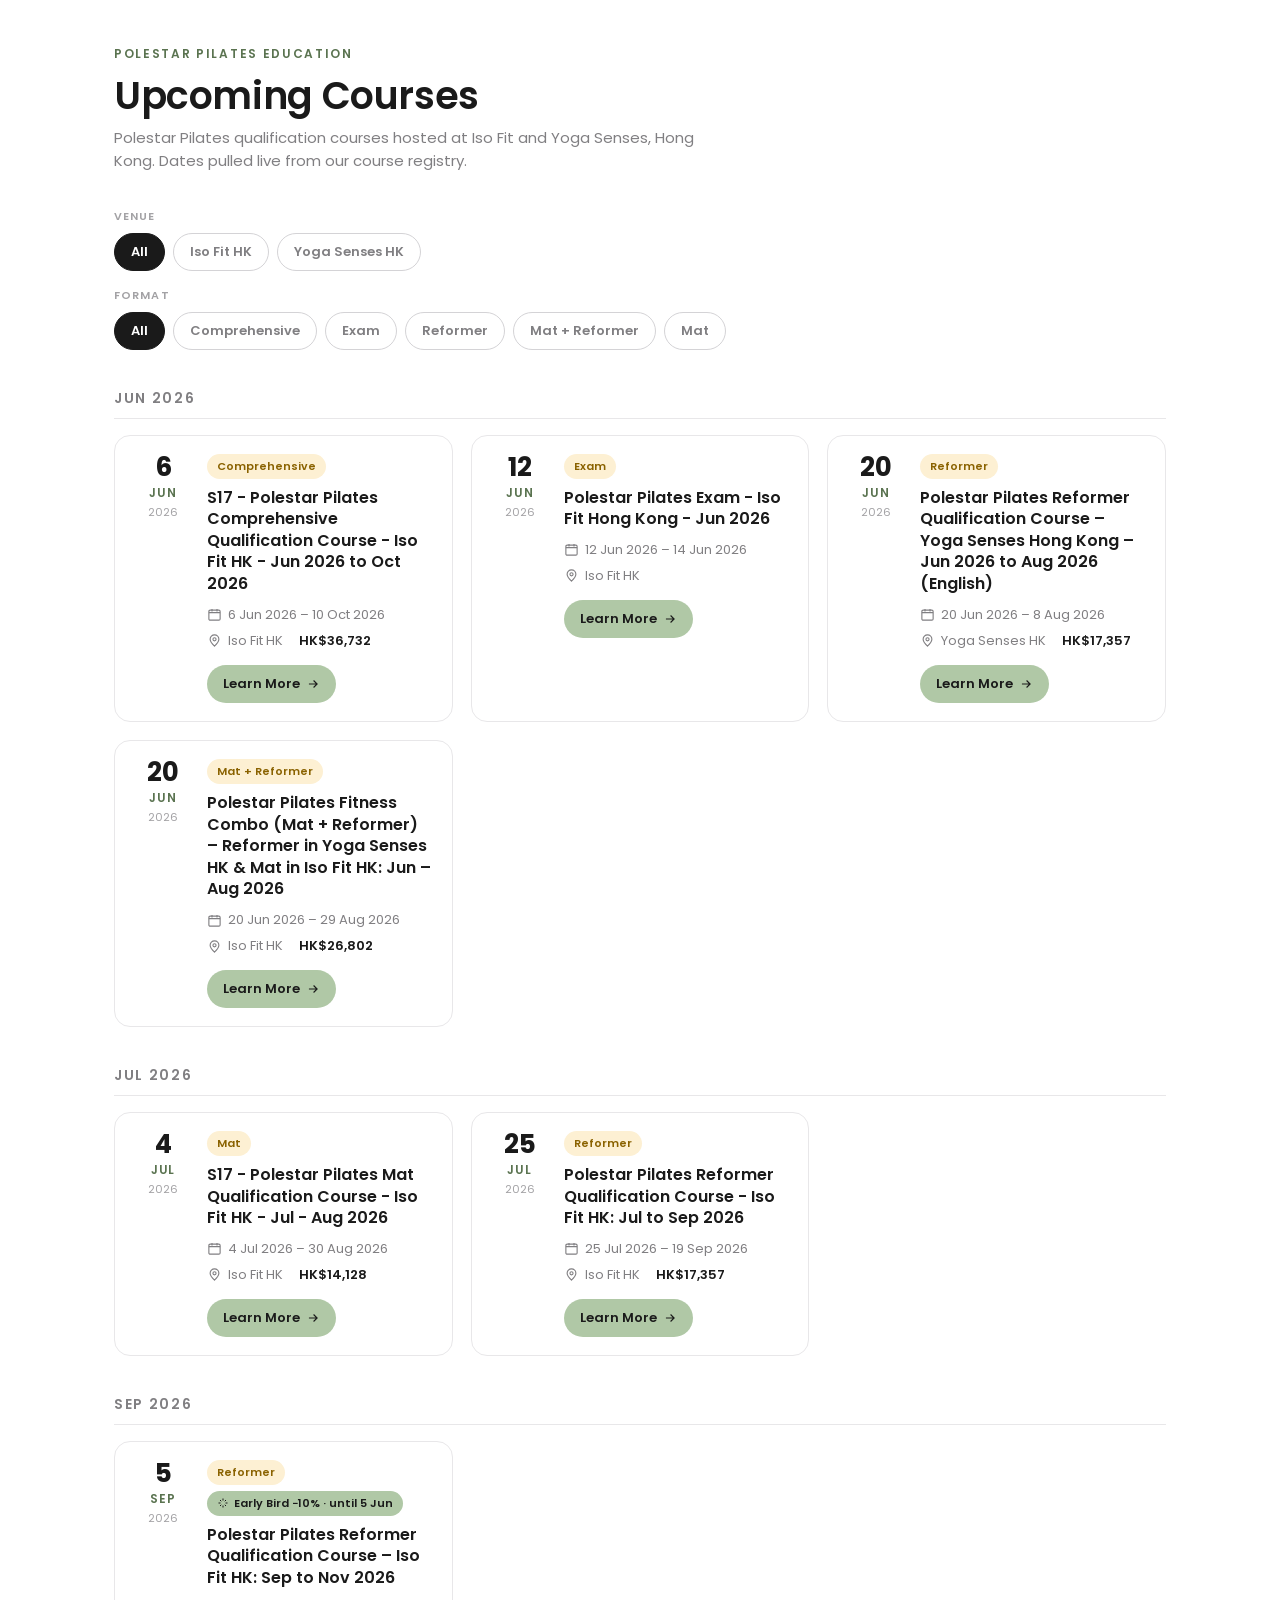
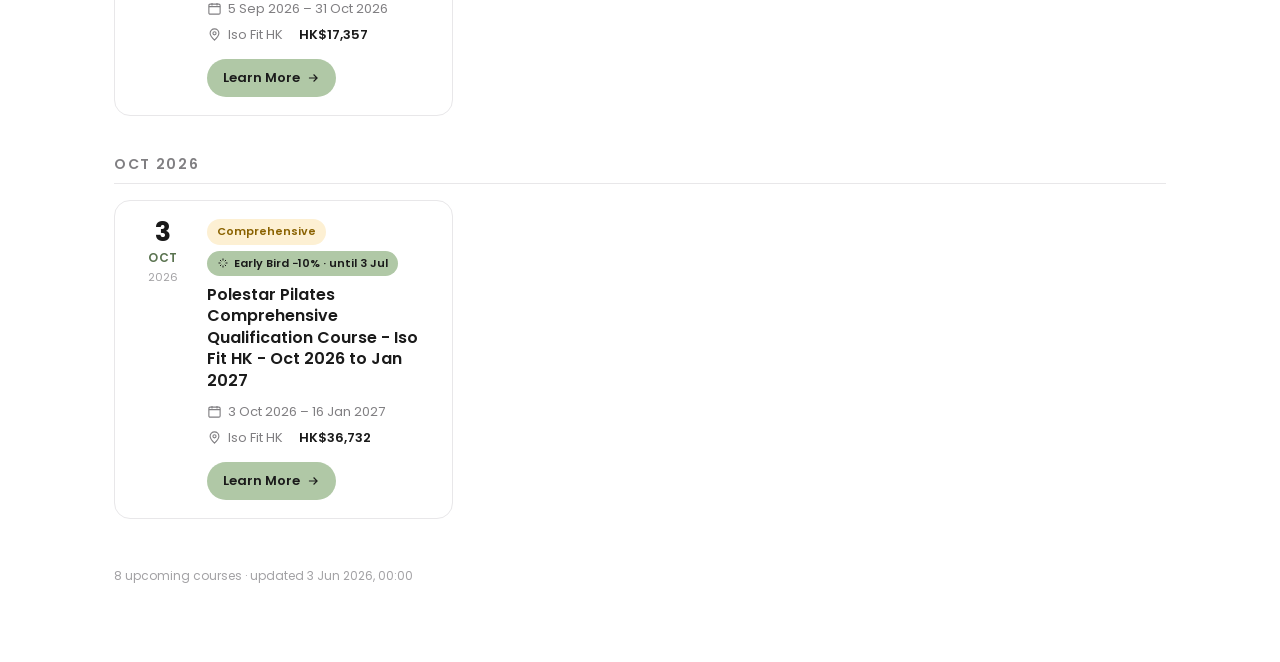
<file: courses/index.html>
<!DOCTYPE html>
<html lang="en">
<head>
<meta charset="utf-8" />
<meta name="viewport" content="width=device-width, initial-scale=1" />
<title>Polestar Courses — Iso Fit & Yoga Senses Hong Kong</title>
<link rel="stylesheet" href="assets/tokens.css" />
<style>
  /* ---- Widget shell: inherits Iso Fit tokens from tokens.css ---- */
  * { box-sizing: border-box; }
  html, body { margin: 0; }
  body {
    font-family: var(--font-sans, 'Poppins', system-ui, sans-serif);
    color: var(--fg-1, #1a1a1a);
    background: var(--bg-1, #fff);
    -webkit-font-smoothing: antialiased;
  }
  .wrap { max-width: 1100px; margin: 0 auto; padding: 40px 24px 64px; }

  .head { margin-bottom: 28px; }
  .eyebrow {
    font-size: 12px; font-weight: 600; letter-spacing: .14em; text-transform: uppercase;
    color: var(--accent-text, #5a7350);
  }
  .head h1 { font-size: clamp(26px, 4vw, 38px); line-height: 1.12; margin: 10px 0 8px; font-weight: 600; }
  .head p { margin: 0; color: var(--fg-2, #807f82); font-size: 15px; max-width: 620px; }

  /* ---- Filter chips ---- */
  .filters { display: flex; flex-wrap: wrap; gap: 8px; margin: 24px 0 8px; }
  .filters .label { width: 100%; font-size: 11px; font-weight: 600; letter-spacing: .1em;
    text-transform: uppercase; color: var(--fg-3, #a3a2a5); margin-top: 8px; }
  .chip {
    font-family: inherit; font-size: 13px; font-weight: 600; padding: 8px 16px;
    border-radius: 999px; cursor: pointer; border: 1.5px solid var(--border-strong, #d4d3d6);
    background: #fff; color: var(--fg-2, #807f82); transition: all .15s ease;
  }
  .chip:hover { border-color: var(--black, #1a1a1a); color: var(--fg-1, #1a1a1a); }
  .chip[aria-pressed="true"] { background: var(--black, #1a1a1a); border-color: var(--black, #1a1a1a); color: #fff; }

  /* ---- Month group ---- */
  .month { margin-top: 40px; }
  .month > h2 {
    font-size: 14px; font-weight: 600; letter-spacing: .12em; text-transform: uppercase;
    color: var(--fg-2, #807f82); margin: 0 0 16px; padding-bottom: 10px;
    border-bottom: 1px solid var(--border, #e8e7e9);
  }
  .grid { display: grid; grid-template-columns: repeat(auto-fill, minmax(320px, 1fr)); gap: 18px; }

  /* ---- Course card ---- */
  .card {
    display: flex; gap: 16px; background: #fff; border: 1px solid var(--border, #e8e7e9);
    border-radius: var(--radius-lg, 16px); padding: 18px 20px; transition: all .2s ease;
  }
  .card:hover { box-shadow: var(--shadow-lg, 0 12px 32px rgba(0,0,0,.1)); transform: translateY(-3px); }
  .card.is-cancelled { opacity: .55; }

  /* Date block */
  .date { flex: 0 0 56px; text-align: center; }
  .date .d { font-size: 26px; font-weight: 700; line-height: 1; color: var(--fg-1, #1a1a1a); }
  .date .m { font-size: 12px; font-weight: 600; letter-spacing: .08em; text-transform: uppercase; color: var(--accent-text, #5a7350); margin-top: 4px; }
  .date .yr { font-size: 11px; color: var(--fg-3, #a3a2a5); margin-top: 2px; }

  .body { flex: 1; min-width: 0; }
  .badges { display: flex; flex-wrap: wrap; gap: 6px; margin-bottom: 8px; }
  .badge {
    font-size: 11px; font-weight: 600; padding: 4px 10px; border-radius: 999px;
    background: var(--sage-100, #eaf1e6); color: var(--sage-700, #5a7350);
  }
  /* These are Polestar education courses -> Polestar Yellow accent (reserved use). */
  .badge.format { background: #fdf0d3; color: #8a6200; }
  .badge.cancel { background: #fbe2e2; color: #9a2a2a; }
  .badge.earlybird { background: var(--accent, #b0c8a6); color: var(--black, #1a1a1a); display: inline-flex; align-items: center; gap: 5px; }
  .badge.earlybird svg { width: 12px; height: 12px; stroke: currentColor; fill: none; stroke-width: 2; }

  .card h3 { font-size: 16px; line-height: 1.35; margin: 0 0 10px; font-weight: 600; }
  .meta { display: flex; flex-wrap: wrap; gap: 6px 16px; font-size: 13px; color: var(--fg-2, #807f82); }
  .meta span { display: inline-flex; align-items: center; gap: 6px; }
  .meta svg { width: 15px; height: 15px; stroke: var(--fg-2, #807f82); fill: none; stroke-width: 1.8; }
  .price { font-weight: 600; color: var(--fg-1, #1a1a1a); }

  .cta {
    margin-top: 14px; display: inline-flex; align-items: center; gap: 6px;
    font-family: inherit; font-size: 13px; font-weight: 600; text-decoration: none;
    color: var(--fg-1, #1a1a1a); background: var(--accent, #b0c8a6);
    padding: 9px 16px; border-radius: 999px; border: none; cursor: pointer; transition: all .15s ease;
  }
  .cta:hover { background: var(--accent-hover, #8aa67e); }
  .cta svg { width: 14px; height: 14px; stroke: currentColor; fill: none; stroke-width: 2; }

  .empty { padding: 48px 0; text-align: center; color: var(--fg-2, #807f82); }
  .foot { margin-top: 48px; font-size: 12px; color: var(--fg-3, #a3a2a5); }
  @media (max-width: 480px) { .wrap { padding: 28px 16px 48px; } .card { padding: 16px; } }
</style>
</head>
<body>
<div class="wrap">
  <header class="head">
    <span class="eyebrow">Polestar Pilates Education</span>
    <h1>Upcoming Courses</h1>
    <p>Polestar Pilates qualification courses hosted at Iso Fit and Yoga Senses, Hong Kong. Dates pulled live from our course registry.</p>
  </header>

  <div class="filters" id="filters"></div>
  <div id="list"></div>
  <p class="foot" id="foot"></p>
</div>

<script>
  // ----- Configuration -----
  const CTA_LABEL = "Learn More";   // links out to each course's PPA landing page

  const MONTHS = ["Jan","Feb","Mar","Apr","May","Jun","Jul","Aug","Sep","Oct","Nov","Dec"];
  const ICONS = {
    pin: '<svg viewBox="0 0 24 24"><path d="M12 21s-7-6.5-7-11a7 7 0 0114 0c0 4.5-7 11-7 11z"/><circle cx="12" cy="10" r="2.5"/></svg>',
    cal: '<svg viewBox="0 0 24 24"><rect x="3" y="5" width="18" height="16" rx="2"/><path d="M3 9h18M8 3v4M16 3v4"/></svg>',
    arrow: '<svg viewBox="0 0 24 24"><path d="M5 12h14M13 6l6 6-6 6"/></svg>',
    spark: '<svg viewBox="0 0 24 24"><path d="M12 3v4M12 17v4M3 12h4M17 12h4M6 6l2.5 2.5M15.5 15.5L18 18M18 6l-2.5 2.5M8.5 15.5L6 18"/></svg>',
  };

  const state = { venue: "All", format: "All", data: [] };

  function fmtDate(iso) {
    const d = new Date(iso);
    return { d: d.getDate(), m: MONTHS[d.getMonth()], yr: d.getFullYear(),
             long: `${d.getDate()} ${MONTHS[d.getMonth()]} ${d.getFullYear()}` };
  }
  function monthKey(iso) { const d = new Date(iso); return `${MONTHS[d.getMonth()]} ${d.getFullYear()}`; }

  function buildFilters() {
    const venues = ["All", ...new Set(state.data.map(c => c.venue))];
    const formats = ["All", ...new Set(state.data.map(c => c.format))];
    const el = document.getElementById("filters");
    el.innerHTML = "";
    const group = (label, key, vals) => {
      const lab = document.createElement("div"); lab.className = "label"; lab.textContent = label; el.appendChild(lab);
      vals.forEach(v => {
        const b = document.createElement("button");
        b.className = "chip"; b.textContent = v;
        b.setAttribute("aria-pressed", state[key] === v);
        b.onclick = () => { state[key] = v; render(); buildFilters(); };
        el.appendChild(b);
      });
    };
    group("Venue", "venue", venues);
    group("Format", "format", formats);
  }

  // Tell a parent page (the WordPress iframe embed) how tall we are, so it can
  // resize the iframe and avoid an inner scrollbar. Safe no-op when not embedded.
  function reportHeight() {
    const h = document.body.scrollHeight;
    if (window.parent !== window) window.parent.postMessage({ isofitCalHeight: h }, "*");
  }

  function render() {
    const list = document.getElementById("list");
    const shown = state.data.filter(c =>
      (state.venue === "All" || c.venue === state.venue) &&
      (state.format === "All" || c.format === state.format));

    if (!shown.length) { list.innerHTML = '<p class="empty">No upcoming courses match this filter.</p>'; return; }

    const groups = {};
    shown.forEach(c => { (groups[monthKey(c.start)] ||= []).push(c); });

    list.innerHTML = Object.entries(groups).map(([month, courses]) => `
      <section class="month">
        <h2>${month}</h2>
        <div class="grid">
          ${courses.map(card).join("")}
        </div>
      </section>`).join("");
    reportHeight();
  }

  function ebBadge(eb) {
    if (!eb) return "";
    const until = new Date(eb.until + "T00:00:00");
    const by = `${until.getDate()} ${MONTHS[until.getMonth()]}`;
    return `<span class="badge earlybird">${ICONS.spark} Early Bird −${eb.pct}% · until ${by}</span>`;
  }

  function card(c) {
    const s = fmtDate(c.start);
    const end = c.end ? fmtDate(c.end) : null;
    const range = end && end.long !== s.long ? `${s.long} – ${end.long}` : s.long;
    const href = c.cancelled ? null : c.url;
    return `
      <article class="card ${c.cancelled ? "is-cancelled" : ""}">
        <div class="date"><div class="d">${s.d}</div><div class="m">${s.m}</div><div class="yr">${s.yr}</div></div>
        <div class="body">
          <div class="badges">
            <span class="badge format">${c.format}</span>
            ${ebBadge(c.early_bird)}
            ${c.cancelled ? '<span class="badge cancel">Cancelled</span>' : ""}
          </div>
          <h3>${escapeHtml(c.title)}</h3>
          <div class="meta">
            <span>${ICONS.cal} ${range}</span>
            <span>${ICONS.pin} ${escapeHtml(c.venue)}</span>
            ${c.price ? `<span class="price">${c.price}</span>` : ""}
          </div>
          ${href ? `<a class="cta" href="${href}" target="_blank" rel="noopener">${CTA_LABEL} ${ICONS.arrow}</a>` : ""}
        </div>
      </article>`;
  }

  function escapeHtml(s) { return String(s ?? "").replace(/[&<>"']/g, m =>
    ({ "&": "&amp;", "<": "&lt;", ">": "&gt;", '"': "&quot;", "'": "&#39;" }[m])); }

  fetch("courses.json?_=" + Date.now())
    .then(r => r.json())
    .then(payload => {
      state.data = payload.courses || [];
      buildFilters();
      render();
      if (payload.generated_at) {
        const g = new Date(payload.generated_at);
        document.getElementById("foot").textContent =
          `${payload.count} upcoming course${payload.count === 1 ? "" : "s"} · updated ${g.toLocaleString("en-GB", { dateStyle: "medium", timeStyle: "short" })}`;
      }
    })
    .catch(() => { document.getElementById("list").innerHTML =
      '<p class="empty">Course schedule is temporarily unavailable. Please check back shortly.</p>'; reportHeight(); });

  window.addEventListener("resize", reportHeight);
  window.addEventListener("load", reportHeight);

  // Report per-course "Register" clicks to the parent page so it can fire a GA4 conversion event.
  document.addEventListener("click", function (e) {
    var a = e.target.closest && e.target.closest("a.cta");
    if (!a || window.parent === window) return;
    var card = a.closest(".card");
    var title = card && card.querySelector("h3") ? card.querySelector("h3").textContent.trim() : "";
    try { window.parent.postMessage({ isofitRegister: { url: a.href, title: title } }, "*"); } catch (err) {}
  }, true);
</script>
</body>
</html>
</file>
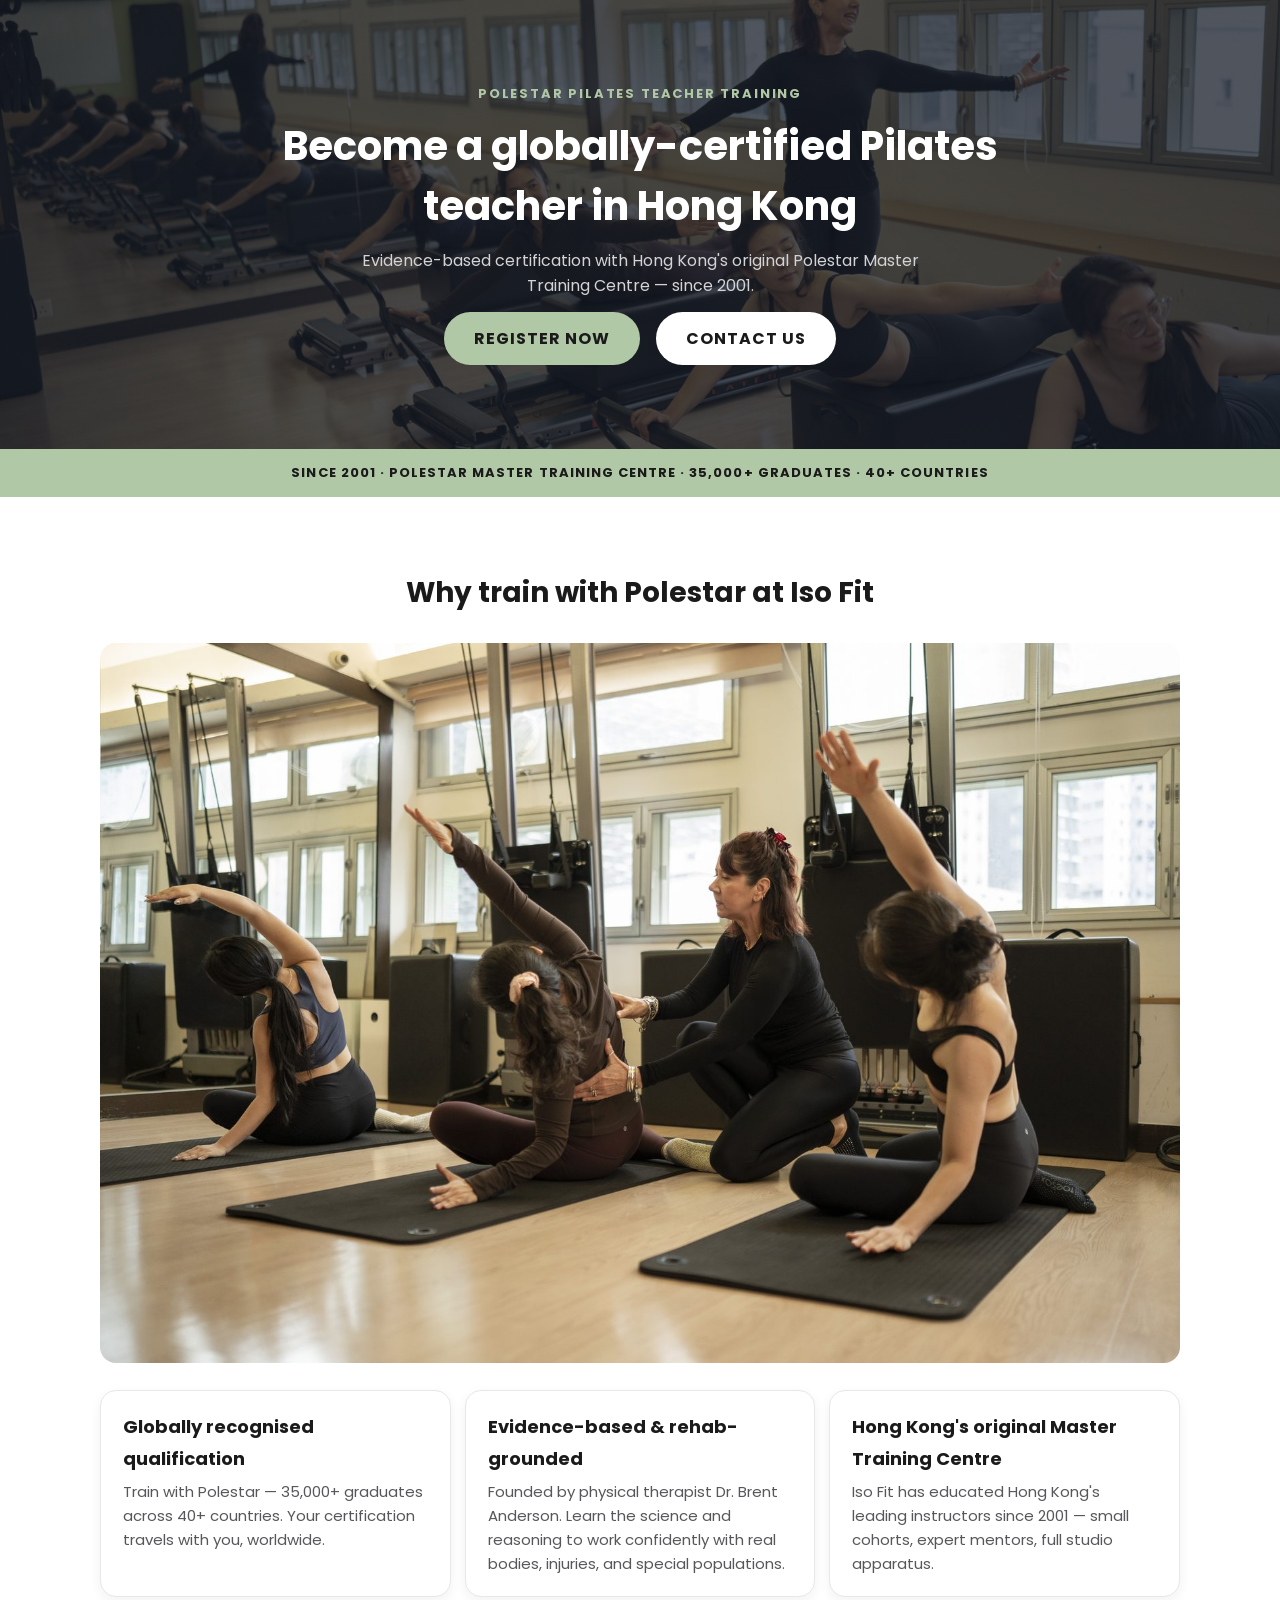
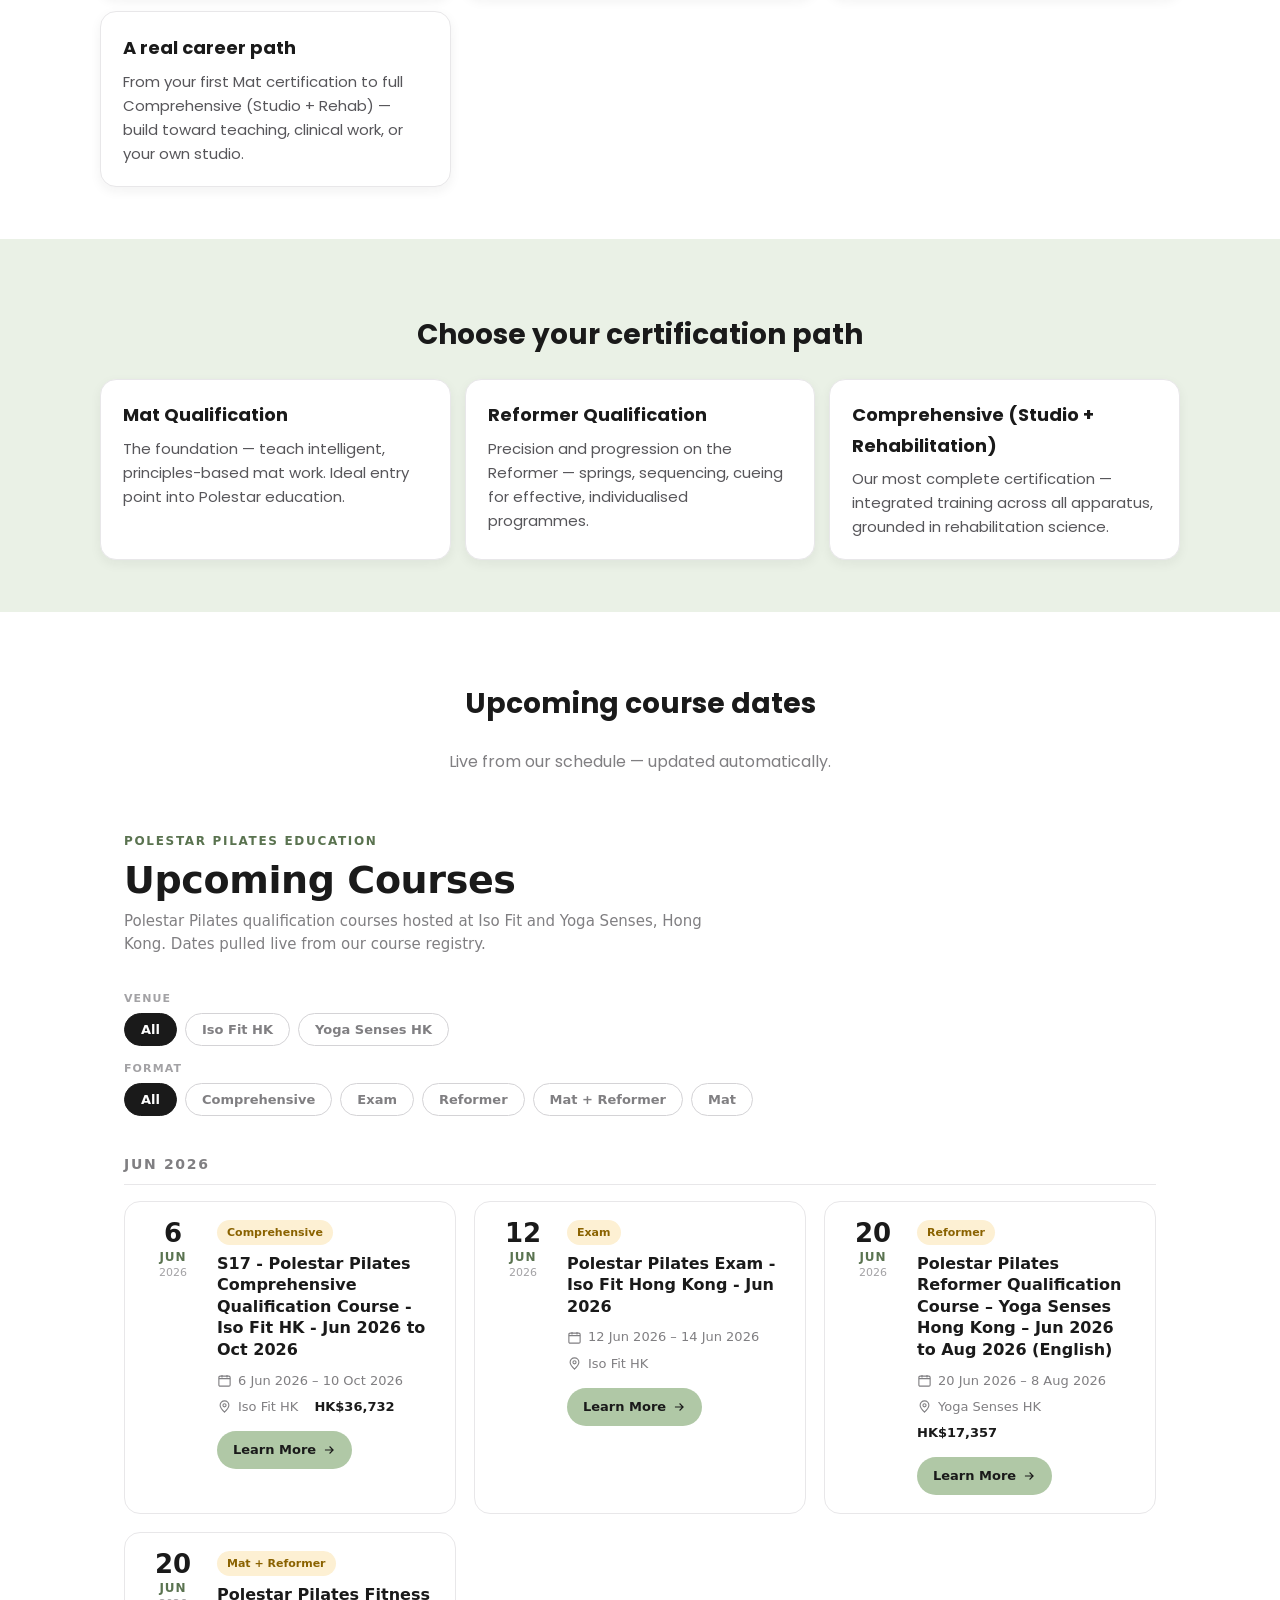
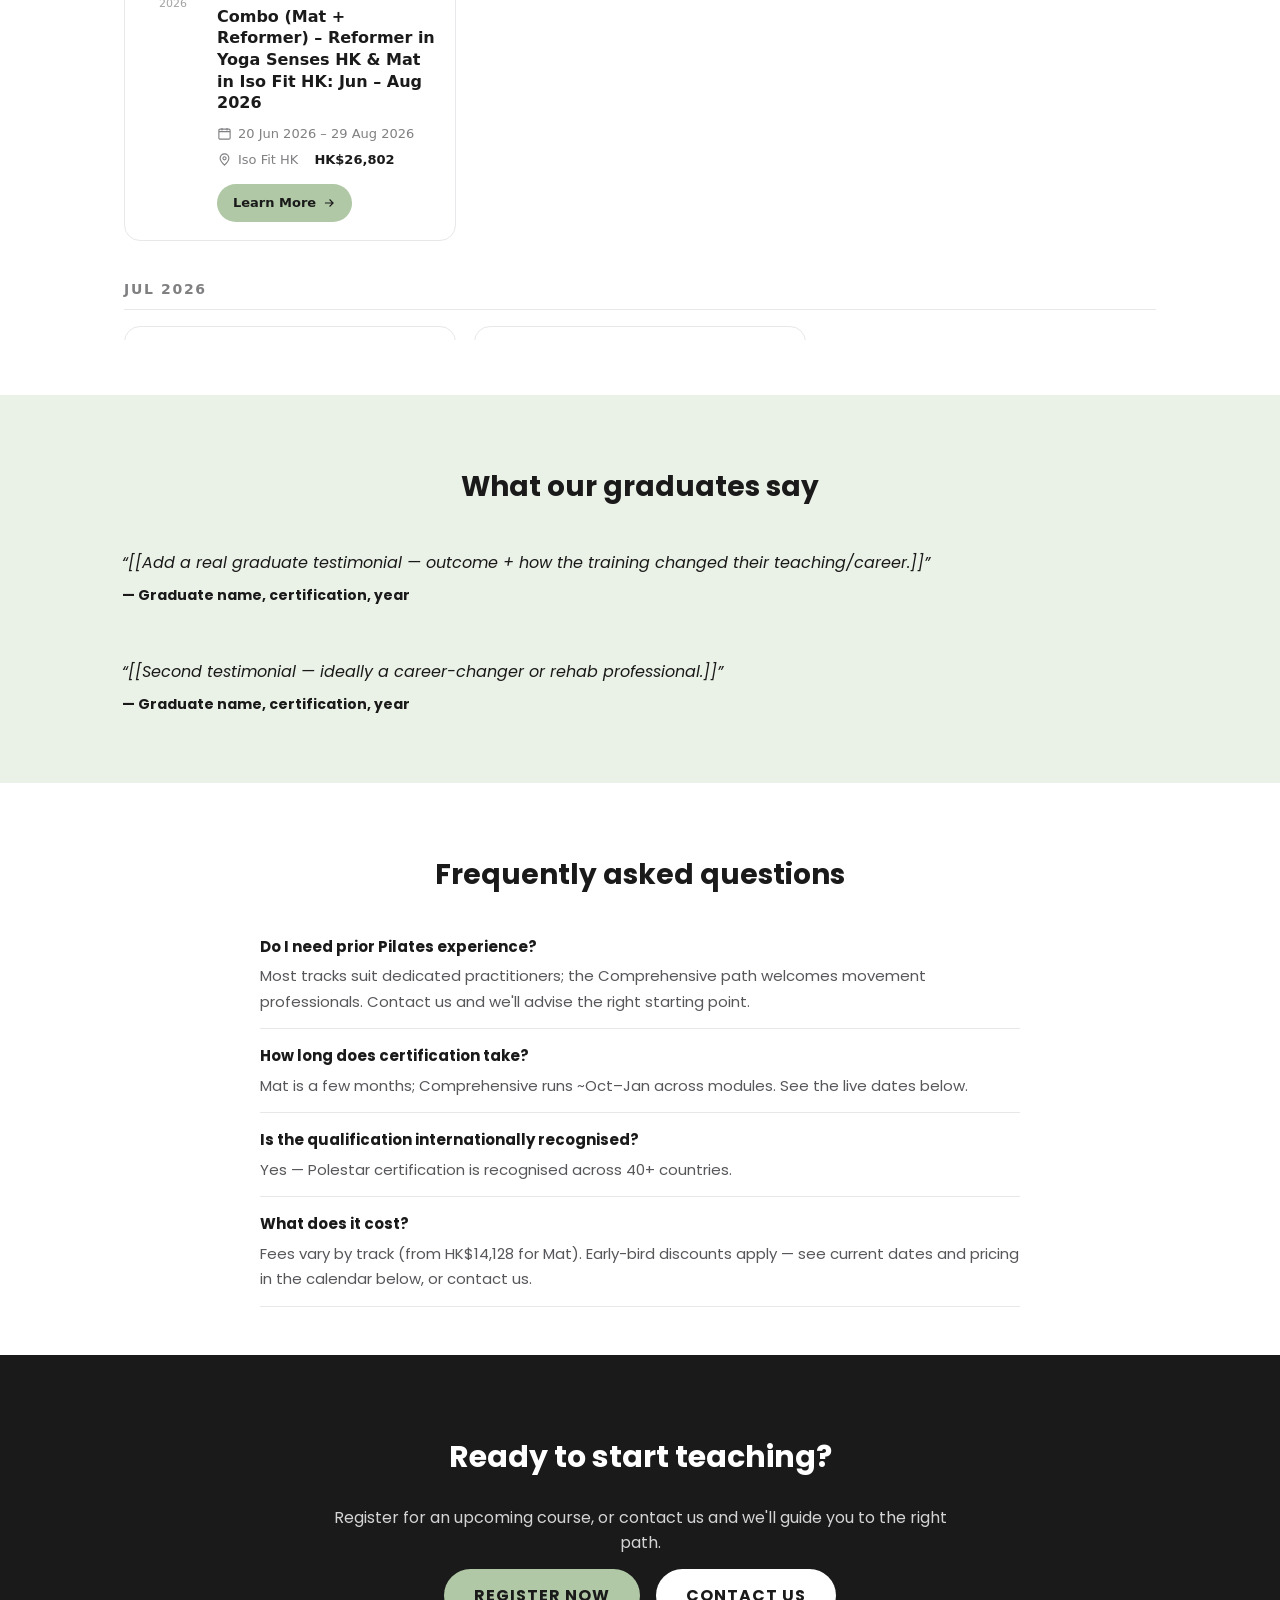
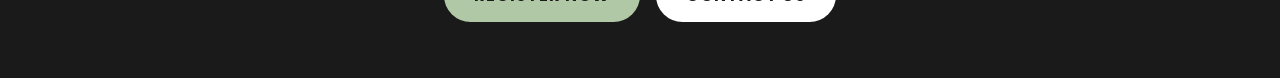
<file: landing-preview/index.html>
<!doctype html><html lang="en"><head><meta charset="utf-8"><meta name="viewport" content="width=device-width, initial-scale=1"><link href="https://fonts.googleapis.com/css2?family=Poppins:wght@400;600;700&display=swap" rel="stylesheet"><style>body{margin:0;font-family:Poppins,Arial,sans-serif;-webkit-text-size-adjust:100%;}.wrap{max-width:1080px;margin:0 auto;}img{max-width:100%;height:auto;}@media(max-width:600px){h1{font-size:30px!important;}h2{font-size:23px!important;}section{padding-left:18px!important;padding-right:18px!important;}}</style></head><body><section style="background:linear-gradient(rgba(20,26,38,.74),rgba(20,26,38,.74)),url(https://adwayburne-crypto.github.io/polestar-assets/iso-fit/hero-reformer.jpg) center/cover;color:#fff;text-align:center;padding:84px 24px;"><div class="wrap"><div style="color:#b0c8a6;font-weight:700;letter-spacing:.14em;text-transform:uppercase;font-size:13px;">Polestar Pilates Teacher Training</div><h1 style="font-size:40px;margin:12px 0;max-width:760px;margin-left:auto;margin-right:auto;">Become a globally-certified Pilates teacher in Hong Kong</h1><p style="color:#d4d3d6;max-width:620px;margin:0 auto;">Evidence-based certification with Hong Kong's original Polestar Master Training Centre — since 2001.</p><a href="#" style="background:#b0c8a6;color:#1a1a1a;font-weight:700;text-transform:uppercase;letter-spacing:.06em;text-decoration:none;padding:14px 30px;border-radius:999px;display:inline-block;margin:14px 8px 0;">Register Now</a><a href="#" style="background:#fff;color:#1a1a1a;font-weight:700;text-transform:uppercase;letter-spacing:.06em;text-decoration:none;padding:14px 30px;border-radius:999px;display:inline-block;margin:14px 8px 0;">Contact Us</a></div></section><section style="background:#b0c8a6;color:#1a1a1a;text-align:center;padding:14px 16px;font-weight:700;letter-spacing:.08em;text-transform:uppercase;font-size:13px;">Since 2001 · Polestar Master Training Centre · 35,000+ graduates · 40+ countries</section><section style="background:#fff;padding:52px 24px;"><div class="wrap"><h2 style="text-align:center;color:#1a1a1a;font-size:28px;">Why train with Polestar at Iso Fit</h2><img src="https://adwayburne-crypto.github.io/polestar-assets/iso-fit/mat-class.jpg" alt="Pilates class at Iso Fit" style="width:100%;border-radius:16px;margin:6px 0 20px;"/><div style="display:grid;grid-template-columns:repeat(auto-fit,minmax(280px,1fr));gap:14px;font-size:15px;line-height:1.75;color:#1a1a1a;"><div style="border:1px solid #e8e7e9;border-radius:16px;background:#fff;padding:20px 22px;box-shadow:0 4px 12px rgba(26,26,26,0.06);"><div style="font-weight:700;font-size:18px;color:#1a1a1a;">Globally recognised qualification</div><div style="font-size:15px;color:#57565a;line-height:1.6;margin-top:6px;">Train with Polestar — 35,000+ graduates across 40+ countries. Your certification travels with you, worldwide.</div></div><div style="border:1px solid #e8e7e9;border-radius:16px;background:#fff;padding:20px 22px;box-shadow:0 4px 12px rgba(26,26,26,0.06);"><div style="font-weight:700;font-size:18px;color:#1a1a1a;">Evidence-based & rehab-grounded</div><div style="font-size:15px;color:#57565a;line-height:1.6;margin-top:6px;">Founded by physical therapist Dr. Brent Anderson. Learn the science and reasoning to work confidently with real bodies, injuries, and special populations.</div></div><div style="border:1px solid #e8e7e9;border-radius:16px;background:#fff;padding:20px 22px;box-shadow:0 4px 12px rgba(26,26,26,0.06);"><div style="font-weight:700;font-size:18px;color:#1a1a1a;">Hong Kong's original Master Training Centre</div><div style="font-size:15px;color:#57565a;line-height:1.6;margin-top:6px;">Iso Fit has educated Hong Kong's leading instructors since 2001 — small cohorts, expert mentors, full studio apparatus.</div></div><div style="border:1px solid #e8e7e9;border-radius:16px;background:#fff;padding:20px 22px;box-shadow:0 4px 12px rgba(26,26,26,0.06);"><div style="font-weight:700;font-size:18px;color:#1a1a1a;">A real career path</div><div style="font-size:15px;color:#57565a;line-height:1.6;margin-top:6px;">From your first Mat certification to full Comprehensive (Studio + Rehab) — build toward teaching, clinical work, or your own studio.</div></div></div></div></section><section style="background:#eaf1e6;padding:52px 24px;"><div class="wrap"><h2 style="text-align:center;color:#1a1a1a;font-size:28px;">Choose your certification path</h2><div style="display:grid;grid-template-columns:repeat(auto-fit,minmax(260px,1fr));gap:14px;font-size:15px;line-height:1.7;color:#1a1a1a;"><div style="border:1px solid #e8e7e9;border-radius:16px;background:#fff;padding:20px 22px;box-shadow:0 4px 12px rgba(26,26,26,0.06);"><div style="font-weight:700;font-size:18px;color:#1a1a1a;">Mat Qualification</div><div style="font-size:15px;color:#57565a;line-height:1.6;margin-top:6px;">The foundation — teach intelligent, principles-based mat work. Ideal entry point into Polestar education.</div></div><div style="border:1px solid #e8e7e9;border-radius:16px;background:#fff;padding:20px 22px;box-shadow:0 4px 12px rgba(26,26,26,0.06);"><div style="font-weight:700;font-size:18px;color:#1a1a1a;">Reformer Qualification</div><div style="font-size:15px;color:#57565a;line-height:1.6;margin-top:6px;">Precision and progression on the Reformer — springs, sequencing, cueing for effective, individualised programmes.</div></div><div style="border:1px solid #e8e7e9;border-radius:16px;background:#fff;padding:20px 22px;box-shadow:0 4px 12px rgba(26,26,26,0.06);"><div style="font-weight:700;font-size:18px;color:#1a1a1a;">Comprehensive (Studio + Rehabilitation)</div><div style="font-size:15px;color:#57565a;line-height:1.6;margin-top:6px;">Our most complete certification — integrated training across all apparatus, grounded in rehabilitation science.</div></div></div></div></section><section style="background:#fff;padding:48px 16px;text-align:center;"><div class="wrap"><h2 style="color:#1a1a1a;font-size:28px;">Upcoming course dates</h2><p style="color:#807f82;">Live from our schedule — updated automatically.</p><iframe src="https://adwayburne-crypto.github.io/polestar-assets/courses/" title="Upcoming Polestar courses at Iso Fit" loading="lazy" style="width:100%;border:0;height:1150px;border-radius:14px;background:#fff;"></iframe></div></section><section style="background:#eaf1e6;padding:48px 24px;"><div class="wrap"><h2 style="text-align:center;color:#1a1a1a;font-size:28px;">What our graduates say</h2><div style="font-size:16px;line-height:1.7;color:#1a1a1a;"><div style="background:#eaf1e6;border-radius:14px;padding:18px 22px;margin-bottom:14px;font-style:italic;">“[[Add a real graduate testimonial — outcome + how the training changed their teaching/career.]]”<div style="font-style:normal;font-weight:700;font-size:14px;margin-top:8px;">— Graduate name, certification, year</div></div><div style="background:#eaf1e6;border-radius:14px;padding:18px 22px;font-style:italic;">“[[Second testimonial — ideally a career-changer or rehab professional.]]”<div style="font-style:normal;font-weight:700;font-size:14px;margin-top:8px;">— Graduate name, certification, year</div></div></div></div></section><section style="background:#fff;padding:48px 24px;"><div class="wrap" style="max-width:760px;"><h2 style="text-align:center;color:#1a1a1a;font-size:28px;">Frequently asked questions</h2><div style="font-size:15px;line-height:1.7;color:#1a1a1a;"><div style="border-bottom:1px solid #e8e7e9;padding:14px 0;"><div style="font-weight:700;color:#1a1a1a;">Do I need prior Pilates experience?</div><div style="color:#57565a;margin-top:4px;">Most tracks suit dedicated practitioners; the Comprehensive path welcomes movement professionals. Contact us and we'll advise the right starting point.</div></div><div style="border-bottom:1px solid #e8e7e9;padding:14px 0;"><div style="font-weight:700;color:#1a1a1a;">How long does certification take?</div><div style="color:#57565a;margin-top:4px;">Mat is a few months; Comprehensive runs ~Oct–Jan across modules. See the live dates below.</div></div><div style="border-bottom:1px solid #e8e7e9;padding:14px 0;"><div style="font-weight:700;color:#1a1a1a;">Is the qualification internationally recognised?</div><div style="color:#57565a;margin-top:4px;">Yes — Polestar certification is recognised across 40+ countries.</div></div><div style="border-bottom:1px solid #e8e7e9;padding:14px 0;"><div style="font-weight:700;color:#1a1a1a;">What does it cost?</div><div style="color:#57565a;margin-top:4px;">Fees vary by track (from HK$14,128 for Mat). Early-bird discounts apply — see current dates and pricing in the calendar below, or contact us.</div></div></div></div></section><section style="background:#1a1a1a;color:#fff;text-align:center;padding:56px 24px;"><div class="wrap"><h2 style="font-size:30px;">Ready to start teaching?</h2><p style="color:#d4d3d6;max-width:620px;margin:0 auto;">Register for an upcoming course, or contact us and we'll guide you to the right path.</p><a href="#" style="background:#b0c8a6;color:#1a1a1a;font-weight:700;text-transform:uppercase;letter-spacing:.06em;text-decoration:none;padding:14px 30px;border-radius:999px;display:inline-block;margin:14px 8px 0;">Register Now</a><a href="#" style="background:#fff;color:#1a1a1a;font-weight:700;text-transform:uppercase;letter-spacing:.06em;text-decoration:none;padding:14px 30px;border-radius:999px;display:inline-block;margin:14px 8px 0;">Contact Us</a></div></section></body></html>
</file>
<file: courses/assets/tokens.css>
/* ============================================================
   ISO FIT — Colors & Type
   Hong Kong's original Pilates & Gyrotonic movement studio (est. 1998)
   Brand font: Poppins. Primary palette: Sage #b0c8a6, Black #1a1a1a, Gray #807f82,
   White #ffffff, Cream #f8f5ef. Sage is the brand green / accent. (Logo art uses lime #acc32b.)
   ============================================================ */

/* Brand font — Poppins (specified in the Brand Bible: "Text - all Poppins") */
@import url('https://fonts.googleapis.com/css2?family=Poppins:ital,wght@0,300;0,400;0,500;0,600;0,700;1,400;1,500&display=swap');

:root {
  /* ---------- PRIMITIVE PALETTE ---------- */
  /* Logo mark green — appears ONLY inside the logo artwork (sampled #acc32b).
     NOT part of the working palette; never use as a UI color. */
  --lime-500: #acc32b;   /* logo mark color only */

  /* Sage — PRIMARY brand color (Brand Bible palette: Sage #b0c8a6) */
  --sage-700: #5a7350;   /* legible sage for text / eyebrows on white */
  --sage-600: #8aa67e;   /* darker fill / hover */
  --sage-500: #b0c8a6;   /* PRIMARY documented brand Sage */
  --sage-300: #cdddc6;
  --sage-100: #eaf1e6;

  /* Neutrals */
  --black:    #1a1a1a;   /* near-black text (Colors source) */
  --ink:      #000000;
  --gray-600: #57565a;
  --gray-500: #807f82;   /* brand gray — logo wordmark / muted text */
  --gray-400: #a3a2a5;
  --gray-300: #d4d3d6;
  --gray-200: #e8e7e9;
  --cream:    #f8f5ef;   /* warm off-white surface */
  --white:    #ffffff;

  /* Polestar Yellow — accent reserved for Polestar education content ONLY */
  --polestar-yellow: #f2a900;

  /* ---------- SEMANTIC TOKENS ---------- */
  /* Foreground / text */
  --fg-1: var(--black);     /* primary text & headings */
  --fg-2: var(--gray-500);  /* secondary / muted text */
  --fg-3: var(--gray-400);  /* tertiary / captions, disabled */
  --fg-on-dark: var(--white);
  --fg-on-lime: var(--black);

  /* Backgrounds / surfaces */
  --bg-1: var(--white);     /* default page surface */
  --bg-2: var(--cream);     /* warm alternate section */
  --bg-3: var(--sage-100);  /* soft sage tint section */
  --bg-dark: var(--black);  /* dark / dramatic section */

  /* Brand / interactive — Sage is the primary brand green (#b0c8a6) */
  --accent: var(--sage-500);        /* primary fills, buttons, rules */
  --accent-hover: var(--sage-600);  /* darker sage on hover */
  --accent-press: #6f8a63;          /* deeper sage on press */
  --accent-soft: var(--sage-100);   /* tint backgrounds */
  --accent-text: var(--sage-700);   /* legible sage for accent TEXT on white */
  --secondary: var(--gray-500);     /* brand gray #807f82 */
  --special: var(--polestar-yellow); /* Polestar-only highlight */

  /* Lines & dividers */
  --border: var(--gray-200);
  --border-strong: var(--gray-300);
  --divider-dark: rgba(255,255,255,0.16);

  /* ---------- TYPOGRAPHY ---------- */
  --font-sans: 'Poppins', system-ui, -apple-system, 'Segoe UI', sans-serif;

  /* Type scale (1.250 major-third-ish, tuned) */
  --text-xs:   12px;
  --text-sm:   14px;
  --text-base: 16px;
  --text-md:   18px;
  --text-lg:   22px;
  --text-xl:   28px;
  --text-2xl:  36px;
  --text-3xl:  48px;
  --text-4xl:  64px;
  --text-5xl:  84px;

  --weight-light: 300;
  --weight-regular: 400;
  --weight-medium: 500;
  --weight-semibold: 600;
  --weight-bold: 700;

  --leading-tight: 1.08;
  --leading-snug: 1.25;
  --leading-normal: 1.55;
  --leading-relaxed: 1.7;

  /* Brand headings are frequently UPPERCASE with open tracking */
  --tracking-cap: 0.08em;   /* uppercase headings / eyebrows / buttons */
  --tracking-wide: 0.04em;
  --tracking-normal: 0;

  /* ---------- SPACING (8pt base) ---------- */
  --space-1: 4px;
  --space-2: 8px;
  --space-3: 12px;
  --space-4: 16px;
  --space-5: 24px;
  --space-6: 32px;
  --space-7: 48px;
  --space-8: 64px;
  --space-9: 96px;
  --space-10: 128px;

  /* ---------- RADII ---------- */
  --radius-sm: 6px;
  --radius-md: 10px;
  --radius-lg: 16px;
  --radius-xl: 24px;
  --radius-pill: 999px;

  /* ---------- SHADOWS (soft, diffuse — never harsh) ---------- */
  --shadow-sm: 0 1px 2px rgba(26,26,26,0.05), 0 1px 3px rgba(26,26,26,0.04);
  --shadow-md: 0 4px 12px rgba(26,26,26,0.06), 0 2px 4px rgba(26,26,26,0.04);
  --shadow-lg: 0 12px 32px rgba(26,26,26,0.10), 0 4px 8px rgba(26,26,26,0.05);
  --shadow-accent: 0 8px 24px rgba(176,200,166,0.45);

  /* ---------- MOTION ---------- */
  --ease-out: cubic-bezier(0.22, 1, 0.36, 1);
  --ease-in-out: cubic-bezier(0.65, 0, 0.35, 1);
  --dur-fast: 140ms;
  --dur-med: 240ms;
  --dur-slow: 420ms;
}

/* ============================================================
   SEMANTIC TYPE CLASSES
   ============================================================ */
.font-sans { font-family: var(--font-sans); }

/* Eyebrow / kicker — small uppercase label above headings */
.eyebrow {
  font-family: var(--font-sans);
  font-size: var(--text-sm);
  font-weight: var(--weight-semibold);
  text-transform: uppercase;
  letter-spacing: var(--tracking-cap);
  color: var(--accent-text);
}

.display {
  font-family: var(--font-sans);
  font-size: var(--text-5xl);
  font-weight: var(--weight-bold);
  line-height: var(--leading-tight);
  letter-spacing: -0.01em;
  color: var(--fg-1);
}

h1, .h1 {
  font-family: var(--font-sans);
  font-size: var(--text-4xl);
  font-weight: var(--weight-bold);
  line-height: var(--leading-tight);
  letter-spacing: -0.01em;
  color: var(--fg-1);
}

h2, .h2 {
  font-family: var(--font-sans);
  font-size: var(--text-2xl);
  font-weight: var(--weight-semibold);
  line-height: var(--leading-snug);
  color: var(--fg-1);
}

h3, .h3 {
  font-family: var(--font-sans);
  font-size: var(--text-xl);
  font-weight: var(--weight-semibold);
  line-height: var(--leading-snug);
  color: var(--fg-1);
}

h4, .h4 {
  font-family: var(--font-sans);
  font-size: var(--text-lg);
  font-weight: var(--weight-medium);
  line-height: var(--leading-snug);
  color: var(--fg-1);
}

/* Uppercase section heading — the brand's signature heading treatment */
.heading-cap {
  font-family: var(--font-sans);
  font-weight: var(--weight-bold);
  text-transform: uppercase;
  letter-spacing: var(--tracking-cap);
  color: var(--fg-1);
}

p, .body {
  font-family: var(--font-sans);
  font-size: var(--text-base);
  font-weight: var(--weight-regular);
  line-height: var(--leading-normal);
  color: var(--fg-1);
}

.body-lg {
  font-size: var(--text-md);
  line-height: var(--leading-relaxed);
}

.lead {
  font-family: var(--font-sans);
  font-size: var(--text-lg);
  font-weight: var(--weight-light);
  line-height: var(--leading-relaxed);
  color: var(--fg-2);
}

.small, small {
  font-size: var(--text-sm);
  line-height: var(--leading-normal);
  color: var(--fg-2);
}

.caption {
  font-size: var(--text-xs);
  font-weight: var(--weight-medium);
  letter-spacing: var(--tracking-wide);
  color: var(--fg-3);
}

/* Quote / testimonial — light weight, generous leading */
.quote {
  font-family: var(--font-sans);
  font-size: var(--text-2xl);
  font-weight: var(--weight-light);
  line-height: var(--leading-snug);
  color: var(--fg-1);
}
</file>
